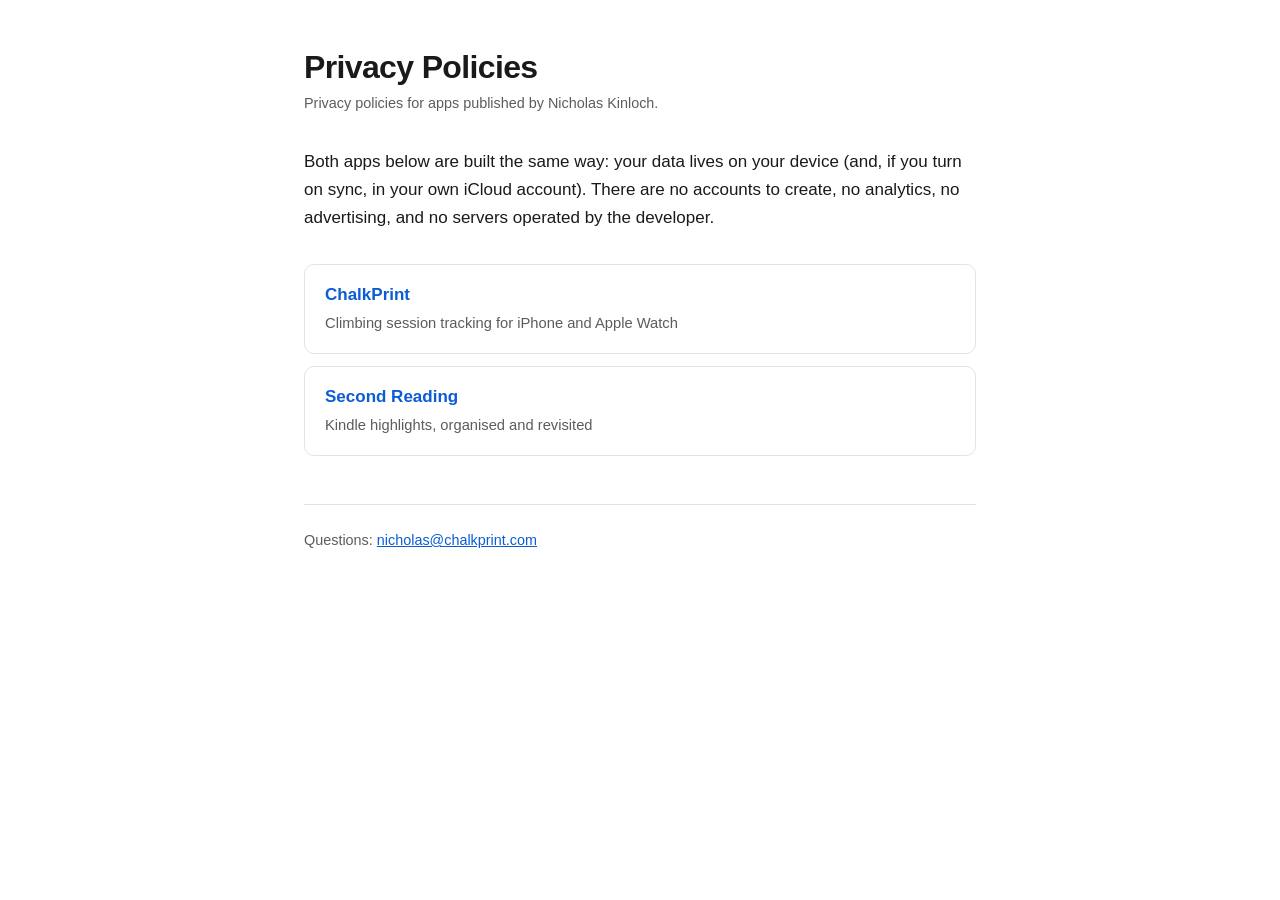
<file: index.html>
<!DOCTYPE html>
<html lang="en">
<head>
<meta charset="utf-8">
<meta name="viewport" content="width=device-width, initial-scale=1">
<title>Privacy Policies</title>
<link rel="stylesheet" href="style.css">
</head>
<body>
<main>
  <h1>Privacy Policies</h1>
  <p class="meta">Privacy policies for apps published by Nicholas Kinloch.</p>

  <p>Both apps below are built the same way: your data lives on your device (and, if you turn on sync, in your own iCloud account). There are no accounts to create, no analytics, no advertising, and no servers operated by the developer.</p>

  <ul class="applist">
    <li>
      <a href="chalkprint.html">
        <strong>ChalkPrint</strong>
        <span>Climbing session tracking for iPhone and Apple Watch</span>
      </a>
    </li>
    <li>
      <a href="second-reading.html">
        <strong>Second Reading</strong>
        <span>Kindle highlights, organised and revisited</span>
      </a>
    </li>
  </ul>

  <hr>
  <footer>
    <p>Questions: <a href="mailto:nicholas@chalkprint.com">nicholas@chalkprint.com</a></p>
  </footer>
</main>
</body>
</html>
</file>
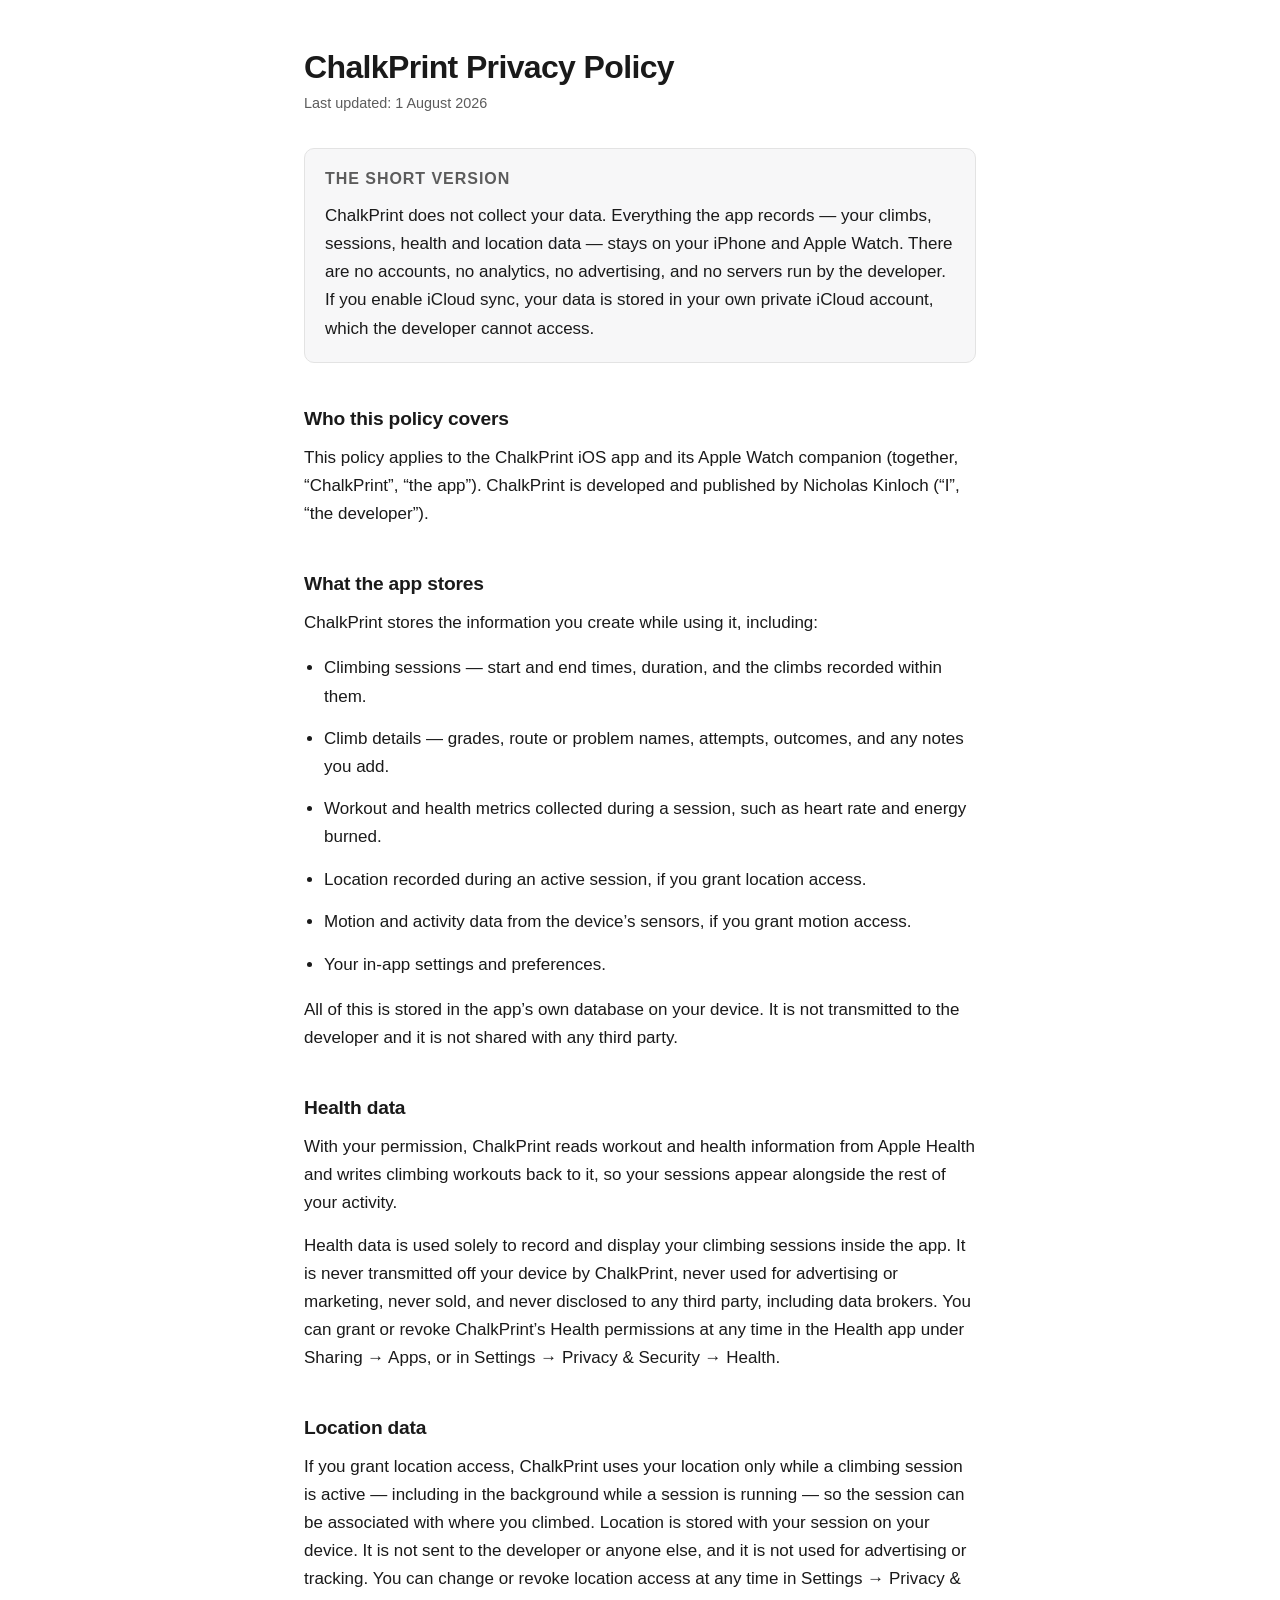
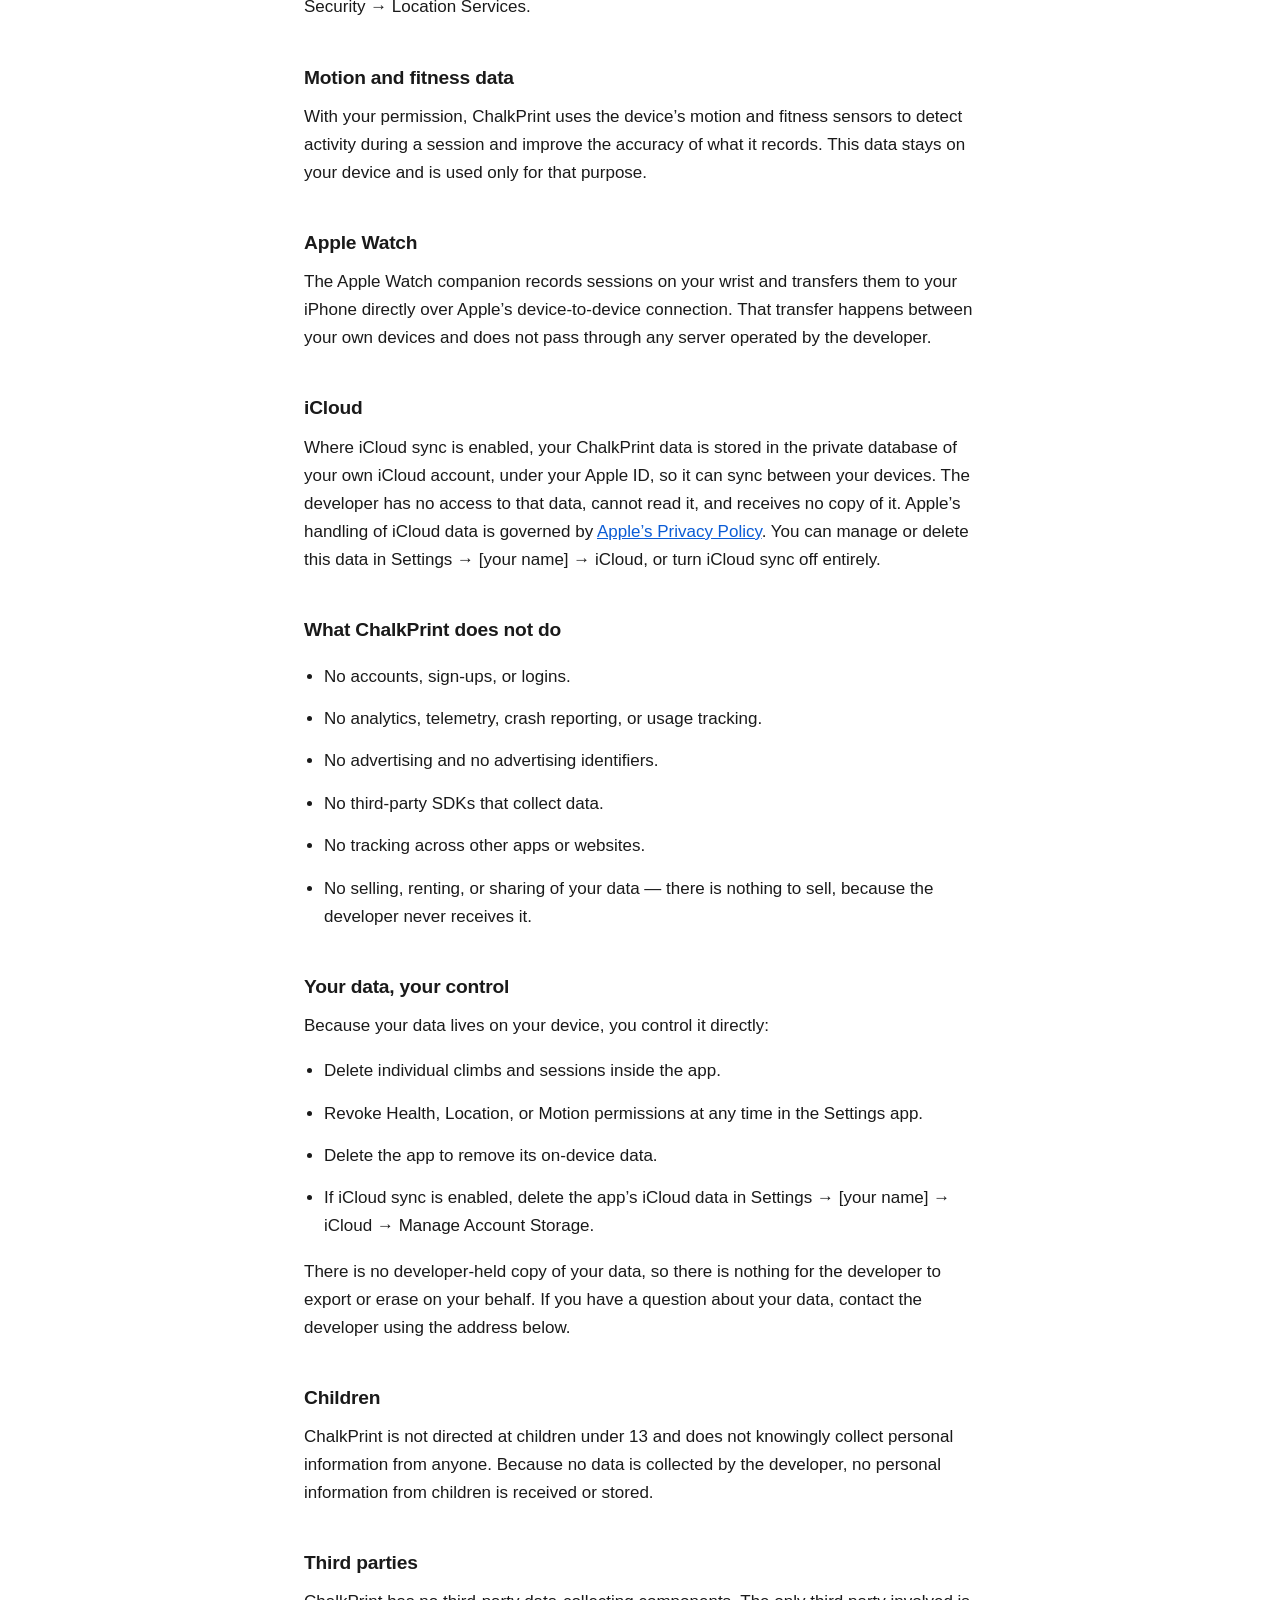
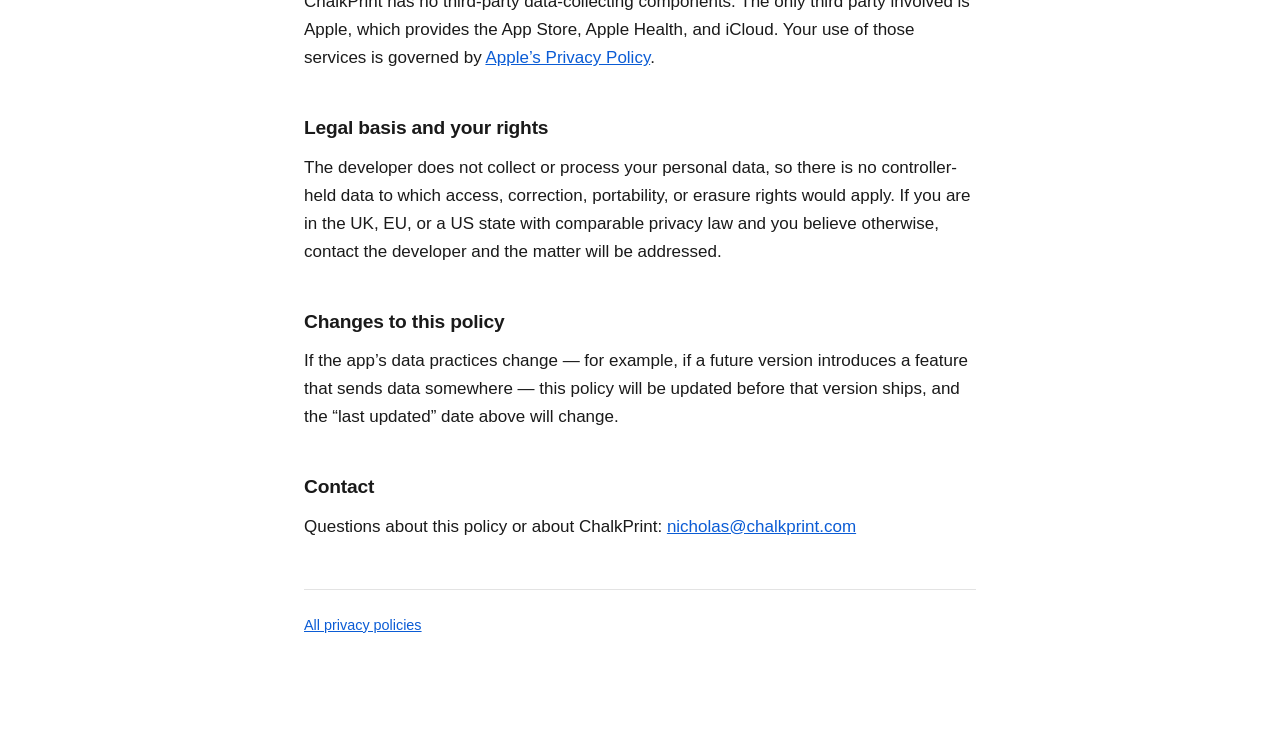
<file: chalkprint.html>
<!DOCTYPE html>
<html lang="en">
<head>
<meta charset="utf-8">
<meta name="viewport" content="width=device-width, initial-scale=1">
<title>ChalkPrint — Privacy Policy</title>
<link rel="stylesheet" href="style.css">
</head>
<body>
<main>
  <h1>ChalkPrint Privacy Policy</h1>
  <p class="meta">Last updated: 1 August 2026</p>

  <div class="summary">
    <h2>The short version</h2>
    <p>ChalkPrint does not collect your data. Everything the app records — your climbs, sessions, health and location data — stays on your iPhone and Apple Watch. There are no accounts, no analytics, no advertising, and no servers run by the developer. If you enable iCloud sync, your data is stored in your own private iCloud account, which the developer cannot access.</p>
  </div>

  <h2>Who this policy covers</h2>
  <p>This policy applies to the ChalkPrint iOS app and its Apple Watch companion (together, “ChalkPrint”, “the app”). ChalkPrint is developed and published by Nicholas Kinloch (“I”, “the developer”).</p>

  <h2>What the app stores</h2>
  <p>ChalkPrint stores the information you create while using it, including:</p>
  <ul>
    <li>Climbing sessions — start and end times, duration, and the climbs recorded within them.</li>
    <li>Climb details — grades, route or problem names, attempts, outcomes, and any notes you add.</li>
    <li>Workout and health metrics collected during a session, such as heart rate and energy burned.</li>
    <li>Location recorded during an active session, if you grant location access.</li>
    <li>Motion and activity data from the device’s sensors, if you grant motion access.</li>
    <li>Your in-app settings and preferences.</li>
  </ul>
  <p>All of this is stored in the app’s own database on your device. It is not transmitted to the developer and it is not shared with any third party.</p>

  <h2>Health data</h2>
  <p>With your permission, ChalkPrint reads workout and health information from Apple Health and writes climbing workouts back to it, so your sessions appear alongside the rest of your activity.</p>
  <p>Health data is used solely to record and display your climbing sessions inside the app. It is never transmitted off your device by ChalkPrint, never used for advertising or marketing, never sold, and never disclosed to any third party, including data brokers. You can grant or revoke ChalkPrint’s Health permissions at any time in the Health app under Sharing → Apps, or in Settings → Privacy &amp; Security → Health.</p>

  <h2>Location data</h2>
  <p>If you grant location access, ChalkPrint uses your location only while a climbing session is active — including in the background while a session is running — so the session can be associated with where you climbed. Location is stored with your session on your device. It is not sent to the developer or anyone else, and it is not used for advertising or tracking. You can change or revoke location access at any time in Settings → Privacy &amp; Security → Location Services.</p>

  <h2>Motion and fitness data</h2>
  <p>With your permission, ChalkPrint uses the device’s motion and fitness sensors to detect activity during a session and improve the accuracy of what it records. This data stays on your device and is used only for that purpose.</p>

  <h2>Apple Watch</h2>
  <p>The Apple Watch companion records sessions on your wrist and transfers them to your iPhone directly over Apple’s device-to-device connection. That transfer happens between your own devices and does not pass through any server operated by the developer.</p>

  <h2>iCloud</h2>
  <p>Where iCloud sync is enabled, your ChalkPrint data is stored in the private database of your own iCloud account, under your Apple ID, so it can sync between your devices. The developer has no access to that data, cannot read it, and receives no copy of it. Apple’s handling of iCloud data is governed by <a href="https://www.apple.com/legal/privacy/">Apple’s Privacy Policy</a>. You can manage or delete this data in Settings → [your name] → iCloud, or turn iCloud sync off entirely.</p>

  <h2>What ChalkPrint does not do</h2>
  <ul>
    <li>No accounts, sign-ups, or logins.</li>
    <li>No analytics, telemetry, crash reporting, or usage tracking.</li>
    <li>No advertising and no advertising identifiers.</li>
    <li>No third-party SDKs that collect data.</li>
    <li>No tracking across other apps or websites.</li>
    <li>No selling, renting, or sharing of your data — there is nothing to sell, because the developer never receives it.</li>
  </ul>

  <h2>Your data, your control</h2>
  <p>Because your data lives on your device, you control it directly:</p>
  <ul>
    <li>Delete individual climbs and sessions inside the app.</li>
    <li>Revoke Health, Location, or Motion permissions at any time in the Settings app.</li>
    <li>Delete the app to remove its on-device data.</li>
    <li>If iCloud sync is enabled, delete the app’s iCloud data in Settings → [your name] → iCloud → Manage Account Storage.</li>
  </ul>
  <p>There is no developer-held copy of your data, so there is nothing for the developer to export or erase on your behalf. If you have a question about your data, contact the developer using the address below.</p>

  <h2>Children</h2>
  <p>ChalkPrint is not directed at children under 13 and does not knowingly collect personal information from anyone. Because no data is collected by the developer, no personal information from children is received or stored.</p>

  <h2>Third parties</h2>
  <p>ChalkPrint has no third-party data-collecting components. The only third party involved is Apple, which provides the App Store, Apple Health, and iCloud. Your use of those services is governed by <a href="https://www.apple.com/legal/privacy/">Apple’s Privacy Policy</a>.</p>

  <h2>Legal basis and your rights</h2>
  <p>The developer does not collect or process your personal data, so there is no controller-held data to which access, correction, portability, or erasure rights would apply. If you are in the UK, EU, or a US state with comparable privacy law and you believe otherwise, contact the developer and the matter will be addressed.</p>

  <h2>Changes to this policy</h2>
  <p>If the app’s data practices change — for example, if a future version introduces a feature that sends data somewhere — this policy will be updated before that version ships, and the “last updated” date above will change.</p>

  <h2>Contact</h2>
  <p>Questions about this policy or about ChalkPrint: <a href="mailto:nicholas@chalkprint.com">nicholas@chalkprint.com</a></p>

  <hr>
  <footer>
    <p><a href="index.html">All privacy policies</a></p>
  </footer>
</main>
</body>
</html>
</file>
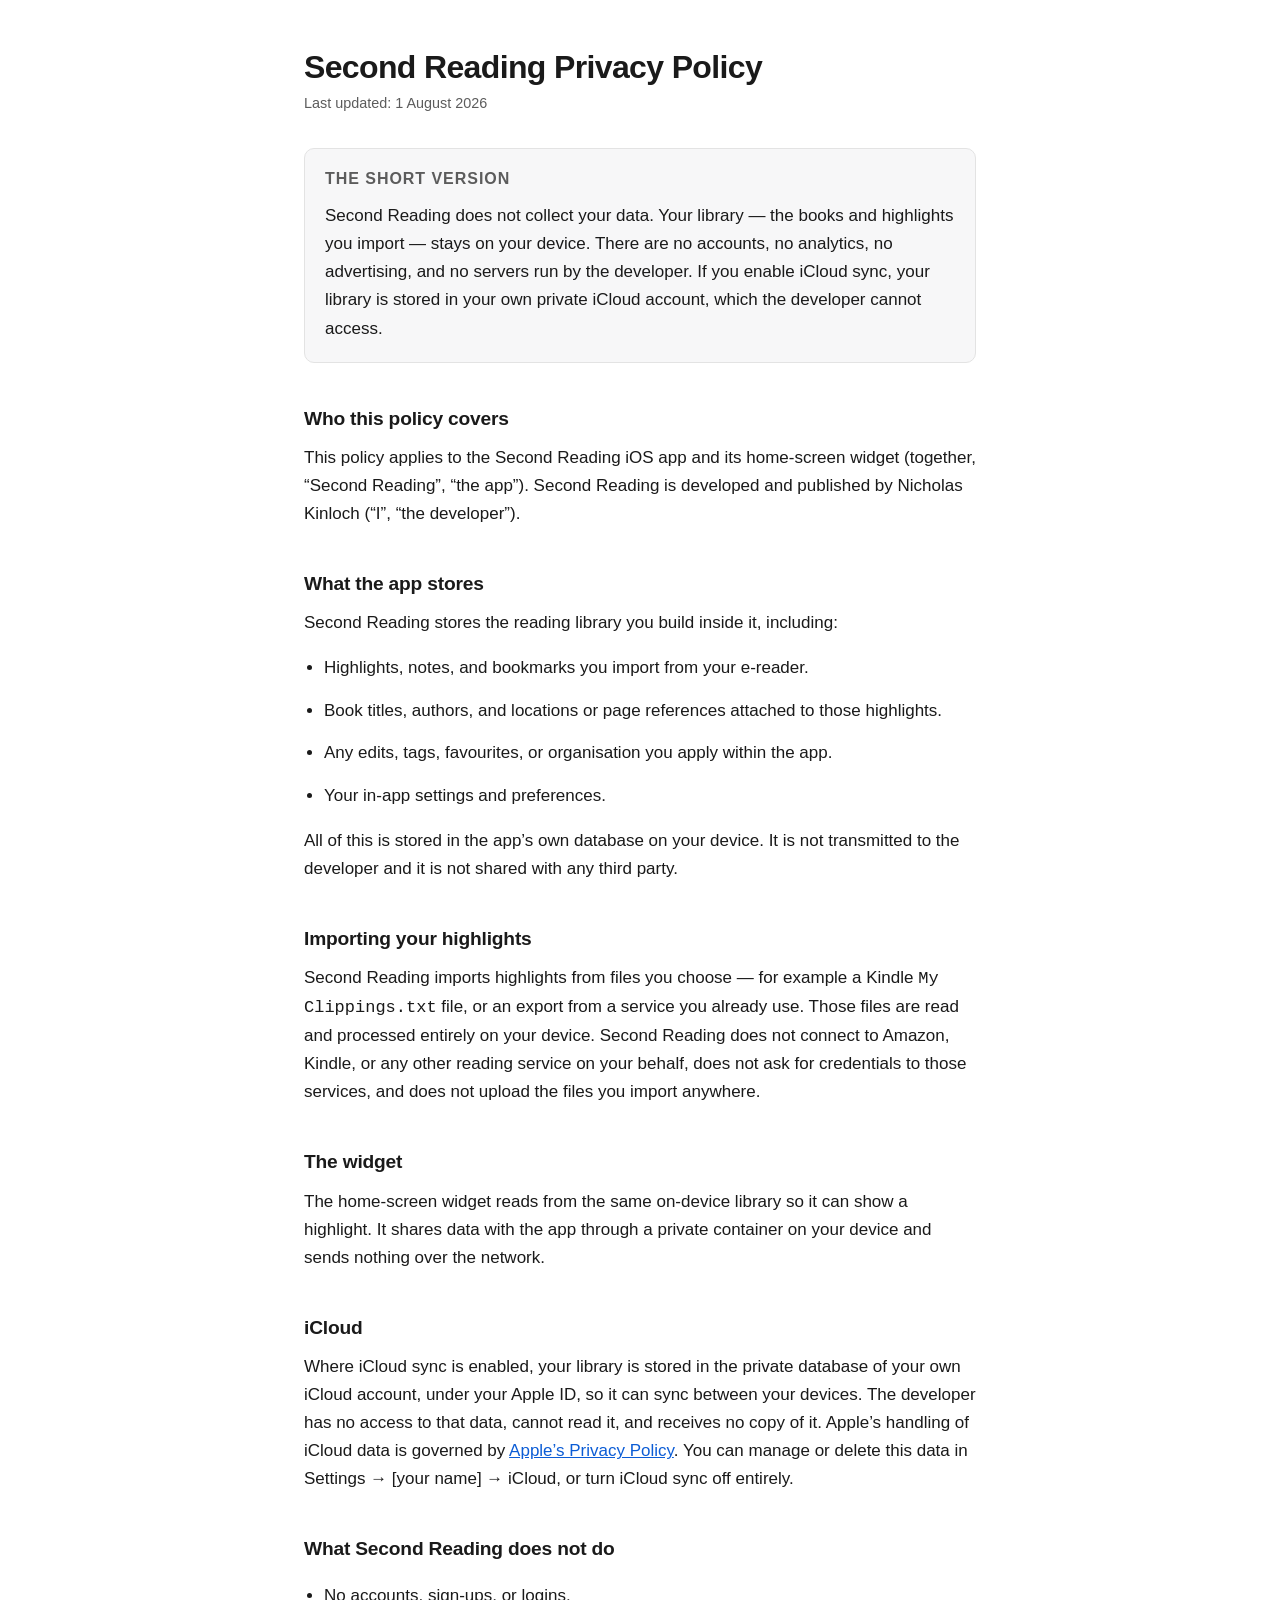
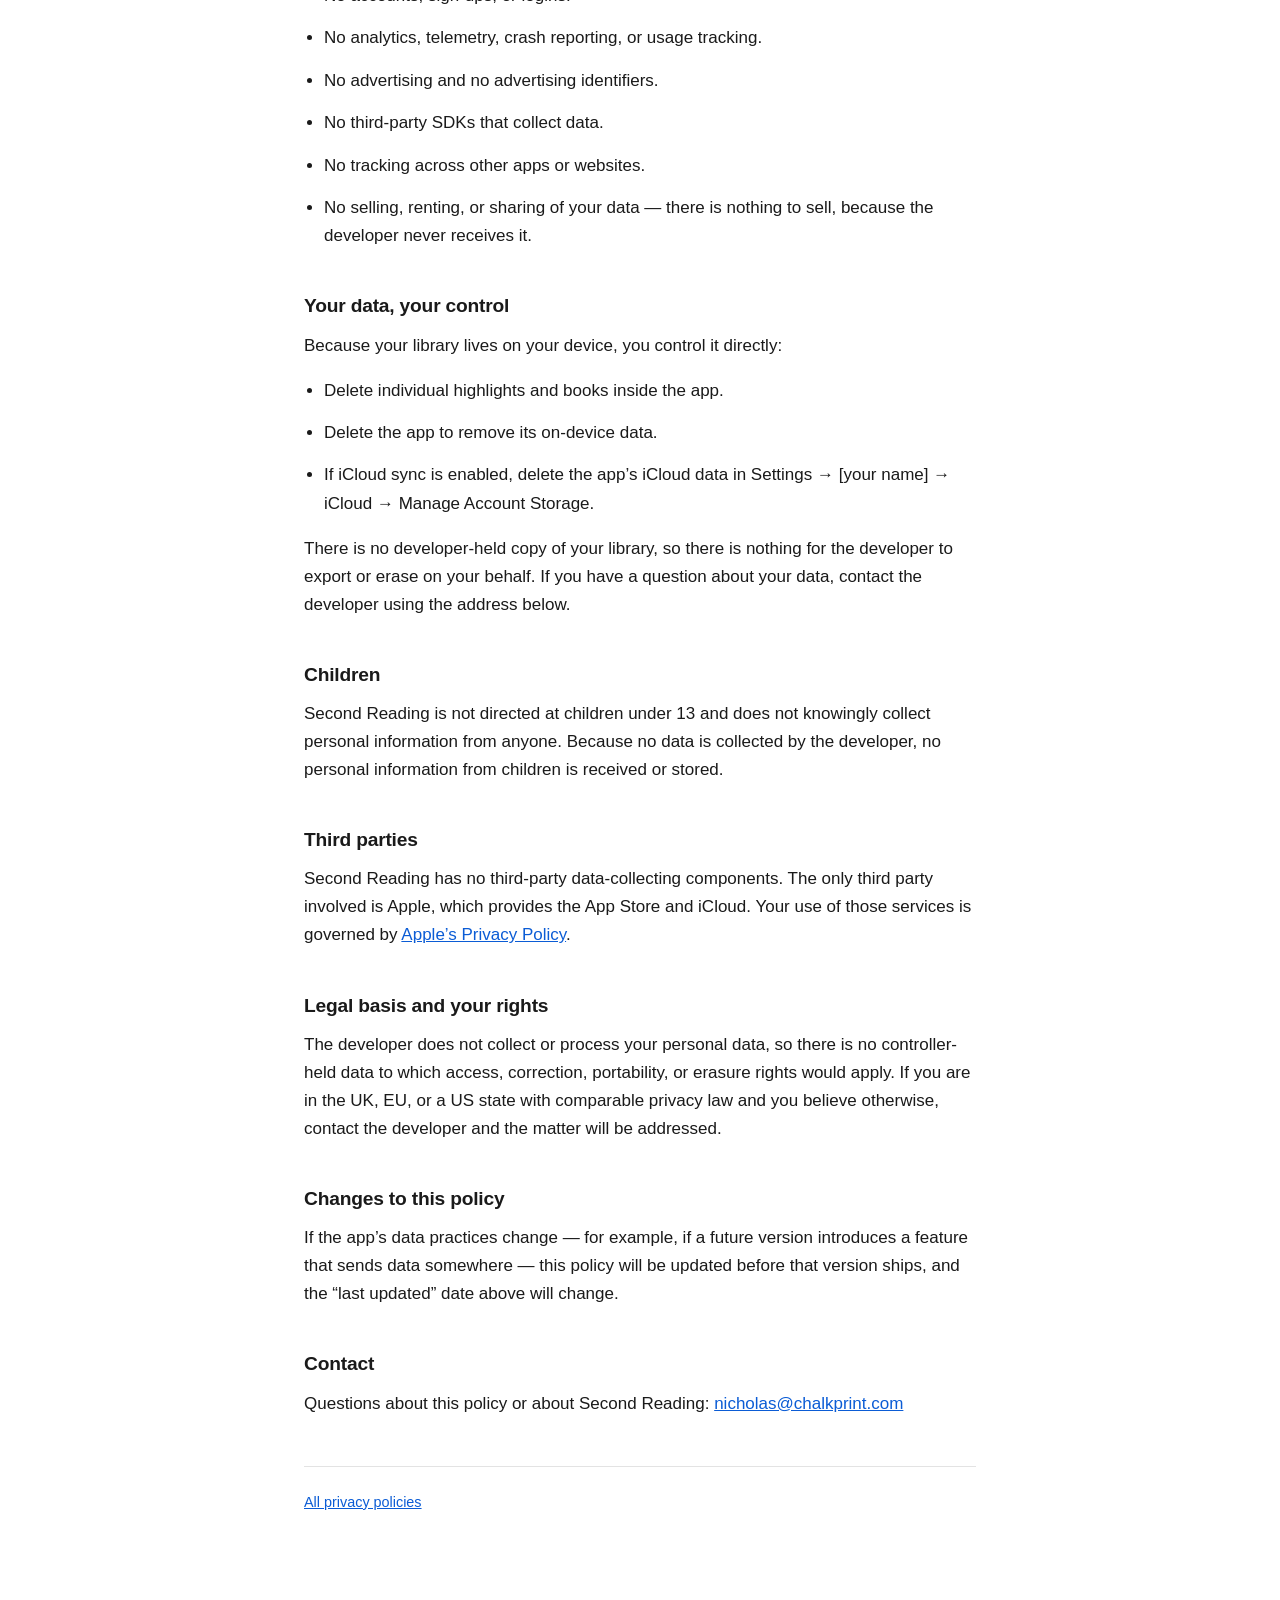
<file: second-reading.html>
<!DOCTYPE html>
<html lang="en">
<head>
<meta charset="utf-8">
<meta name="viewport" content="width=device-width, initial-scale=1">
<title>Second Reading — Privacy Policy</title>
<link rel="stylesheet" href="style.css">
</head>
<body>
<main>
  <h1>Second Reading Privacy Policy</h1>
  <p class="meta">Last updated: 1 August 2026</p>

  <div class="summary">
    <h2>The short version</h2>
    <p>Second Reading does not collect your data. Your library — the books and highlights you import — stays on your device. There are no accounts, no analytics, no advertising, and no servers run by the developer. If you enable iCloud sync, your library is stored in your own private iCloud account, which the developer cannot access.</p>
  </div>

  <h2>Who this policy covers</h2>
  <p>This policy applies to the Second Reading iOS app and its home-screen widget (together, “Second Reading”, “the app”). Second Reading is developed and published by Nicholas Kinloch (“I”, “the developer”).</p>

  <h2>What the app stores</h2>
  <p>Second Reading stores the reading library you build inside it, including:</p>
  <ul>
    <li>Highlights, notes, and bookmarks you import from your e-reader.</li>
    <li>Book titles, authors, and locations or page references attached to those highlights.</li>
    <li>Any edits, tags, favourites, or organisation you apply within the app.</li>
    <li>Your in-app settings and preferences.</li>
  </ul>
  <p>All of this is stored in the app’s own database on your device. It is not transmitted to the developer and it is not shared with any third party.</p>

  <h2>Importing your highlights</h2>
  <p>Second Reading imports highlights from files you choose — for example a Kindle <code>My Clippings.txt</code> file, or an export from a service you already use. Those files are read and processed entirely on your device. Second Reading does not connect to Amazon, Kindle, or any other reading service on your behalf, does not ask for credentials to those services, and does not upload the files you import anywhere.</p>

  <h2>The widget</h2>
  <p>The home-screen widget reads from the same on-device library so it can show a highlight. It shares data with the app through a private container on your device and sends nothing over the network.</p>

  <h2>iCloud</h2>
  <p>Where iCloud sync is enabled, your library is stored in the private database of your own iCloud account, under your Apple ID, so it can sync between your devices. The developer has no access to that data, cannot read it, and receives no copy of it. Apple’s handling of iCloud data is governed by <a href="https://www.apple.com/legal/privacy/">Apple’s Privacy Policy</a>. You can manage or delete this data in Settings → [your name] → iCloud, or turn iCloud sync off entirely.</p>

  <h2>What Second Reading does not do</h2>
  <ul>
    <li>No accounts, sign-ups, or logins.</li>
    <li>No analytics, telemetry, crash reporting, or usage tracking.</li>
    <li>No advertising and no advertising identifiers.</li>
    <li>No third-party SDKs that collect data.</li>
    <li>No tracking across other apps or websites.</li>
    <li>No selling, renting, or sharing of your data — there is nothing to sell, because the developer never receives it.</li>
  </ul>

  <h2>Your data, your control</h2>
  <p>Because your library lives on your device, you control it directly:</p>
  <ul>
    <li>Delete individual highlights and books inside the app.</li>
    <li>Delete the app to remove its on-device data.</li>
    <li>If iCloud sync is enabled, delete the app’s iCloud data in Settings → [your name] → iCloud → Manage Account Storage.</li>
  </ul>
  <p>There is no developer-held copy of your library, so there is nothing for the developer to export or erase on your behalf. If you have a question about your data, contact the developer using the address below.</p>

  <h2>Children</h2>
  <p>Second Reading is not directed at children under 13 and does not knowingly collect personal information from anyone. Because no data is collected by the developer, no personal information from children is received or stored.</p>

  <h2>Third parties</h2>
  <p>Second Reading has no third-party data-collecting components. The only third party involved is Apple, which provides the App Store and iCloud. Your use of those services is governed by <a href="https://www.apple.com/legal/privacy/">Apple’s Privacy Policy</a>.</p>

  <h2>Legal basis and your rights</h2>
  <p>The developer does not collect or process your personal data, so there is no controller-held data to which access, correction, portability, or erasure rights would apply. If you are in the UK, EU, or a US state with comparable privacy law and you believe otherwise, contact the developer and the matter will be addressed.</p>

  <h2>Changes to this policy</h2>
  <p>If the app’s data practices change — for example, if a future version introduces a feature that sends data somewhere — this policy will be updated before that version ships, and the “last updated” date above will change.</p>

  <h2>Contact</h2>
  <p>Questions about this policy or about Second Reading: <a href="mailto:nicholas@chalkprint.com">nicholas@chalkprint.com</a></p>

  <hr>
  <footer>
    <p><a href="index.html">All privacy policies</a></p>
  </footer>
</main>
</body>
</html>
</file>
<file: style.css>
:root {
  --bg: #ffffff;
  --fg: #1a1a1a;
  --muted: #5c5c5c;
  --rule: #e3e3e3;
  --accent: #0b5cd5;
  --card: #f7f7f8;
}

@media (prefers-color-scheme: dark) {
  :root {
    --bg: #131315;
    --fg: #eceaea;
    --muted: #a3a1a1;
    --rule: #2c2c30;
    --accent: #7fb0ff;
    --card: #1c1c20;
  }
}

* { box-sizing: border-box; }

html { -webkit-text-size-adjust: 100%; }

body {
  margin: 0;
  padding: 3rem 1.25rem 6rem;
  background: var(--bg);
  color: var(--fg);
  font: 17px/1.65 -apple-system, BlinkMacSystemFont, "Segoe UI", Roboto, Helvetica, Arial, sans-serif;
}

main {
  max-width: 42rem;
  margin: 0 auto;
}

h1 {
  font-size: 2rem;
  line-height: 1.2;
  margin: 0 0 .35rem;
  letter-spacing: -0.02em;
}

h2 {
  font-size: 1.2rem;
  margin: 2.5rem 0 .6rem;
  letter-spacing: -0.01em;
}

h3 {
  font-size: 1rem;
  margin: 1.5rem 0 .4rem;
}

p, li { margin: 0 0 .9rem; }

ul { padding-left: 1.25rem; }

a { color: var(--accent); }

.meta {
  color: var(--muted);
  font-size: .9rem;
  margin-bottom: 2rem;
}

.summary {
  background: var(--card);
  border: 1px solid var(--rule);
  border-radius: 10px;
  padding: 1.1rem 1.25rem .3rem;
  margin: 2rem 0;
}

.summary h2 { margin-top: 0; font-size: 1rem; text-transform: uppercase; letter-spacing: .06em; color: var(--muted); }

hr {
  border: 0;
  border-top: 1px solid var(--rule);
  margin: 3rem 0 1.5rem;
}

footer {
  color: var(--muted);
  font-size: .9rem;
}

.applist {
  list-style: none;
  padding: 0;
  margin: 2rem 0 0;
}

.applist li {
  border: 1px solid var(--rule);
  border-radius: 10px;
  margin-bottom: .75rem;
}

.applist a {
  display: block;
  padding: 1rem 1.25rem;
  text-decoration: none;
  color: inherit;
}

.applist a:hover { background: var(--card); }

.applist strong { display: block; color: var(--accent); }

.applist span { color: var(--muted); font-size: .92rem; }
</file>
